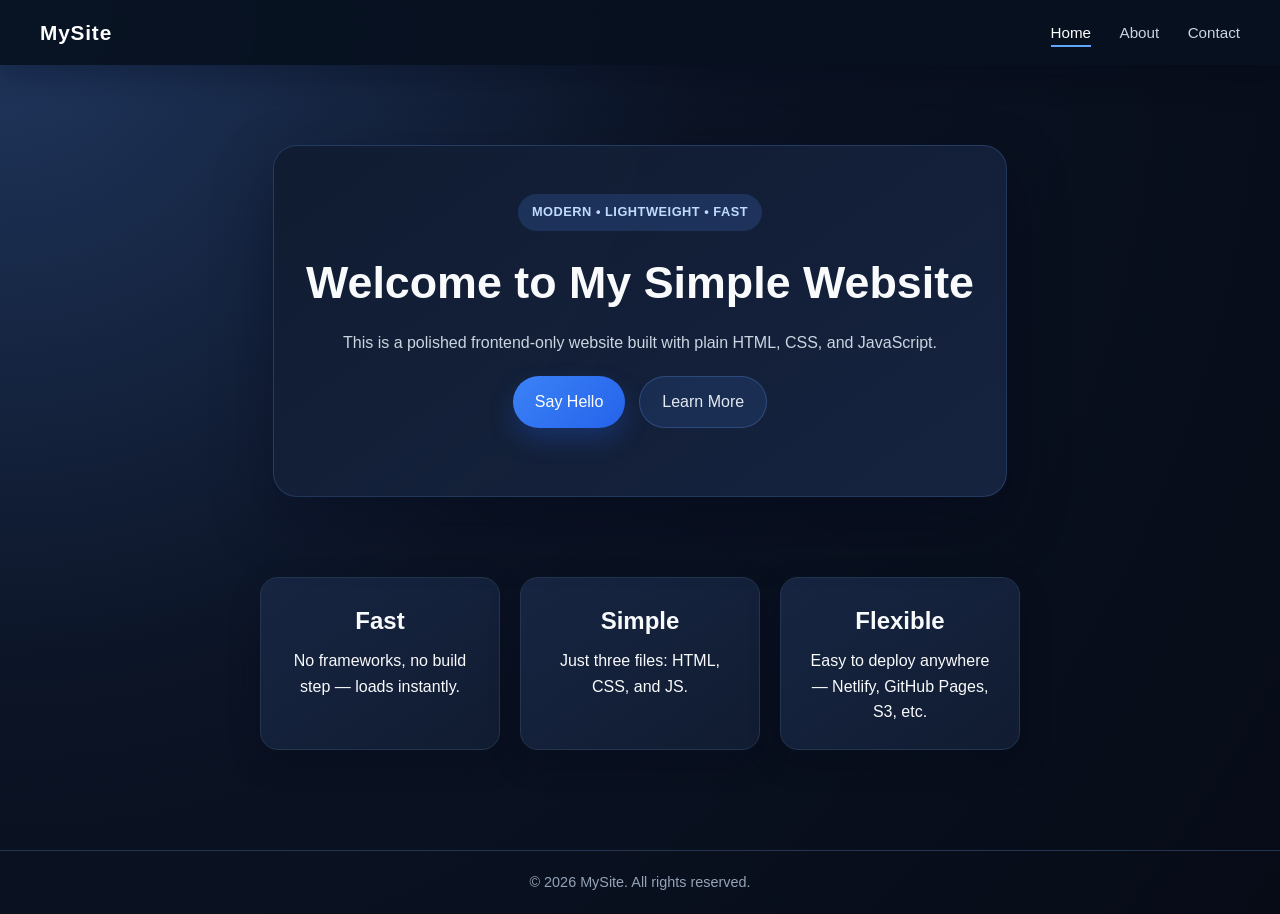
<file: index.html>
<!DOCTYPE html>
<html lang="en">
<head>
  <meta charset="UTF-8" />
  <meta name="viewport" content="width=device-width, initial-scale=1.0" />
  <title>Home | Simple Site</title>
  <link rel="stylesheet" href="style.css" />
</head>
<body>
  <header class="site-header">
    <div class="logo">MySite</div>
    <nav>
      <a href="index.html" class="active">Home</a>
      <a href="about.html">About</a>
      <a href="contact.html">Contact</a>
    </nav>
  </header>

  <main>
    <section class="hero">
      <div class="hero-content">
        <span class="hero-badge">Modern • Lightweight • Fast</span>
        <h1>Welcome to My Simple Website</h1>
        <p>This is a polished frontend-only website built with plain HTML, CSS, and JavaScript.</p>
        <div class="hero-actions">
          <button id="hello-btn">Say Hello</button>
          <a href="about.html" class="secondary-link">Learn More</a>
        </div>
        <p id="hello-msg"></p>
      </div>
    </section>

    <section class="cards">
      <div class="card">
        <h2>Fast</h2>
        <p>No frameworks, no build step — loads instantly.</p>
      </div>
      <div class="card">
        <h2>Simple</h2>
        <p>Just three files: HTML, CSS, and JS.</p>
      </div>
      <div class="card">
        <h2>Flexible</h2>
        <p>Easy to deploy anywhere — Netlify, GitHub Pages, S3, etc.</p>
      </div>
    </section>
  </main>

  <footer class="site-footer">
    <p>&copy; 2026 MySite. All rights reserved.</p>
  </footer>

  <script src="script.js"></script>
</body>
</html>
</file>
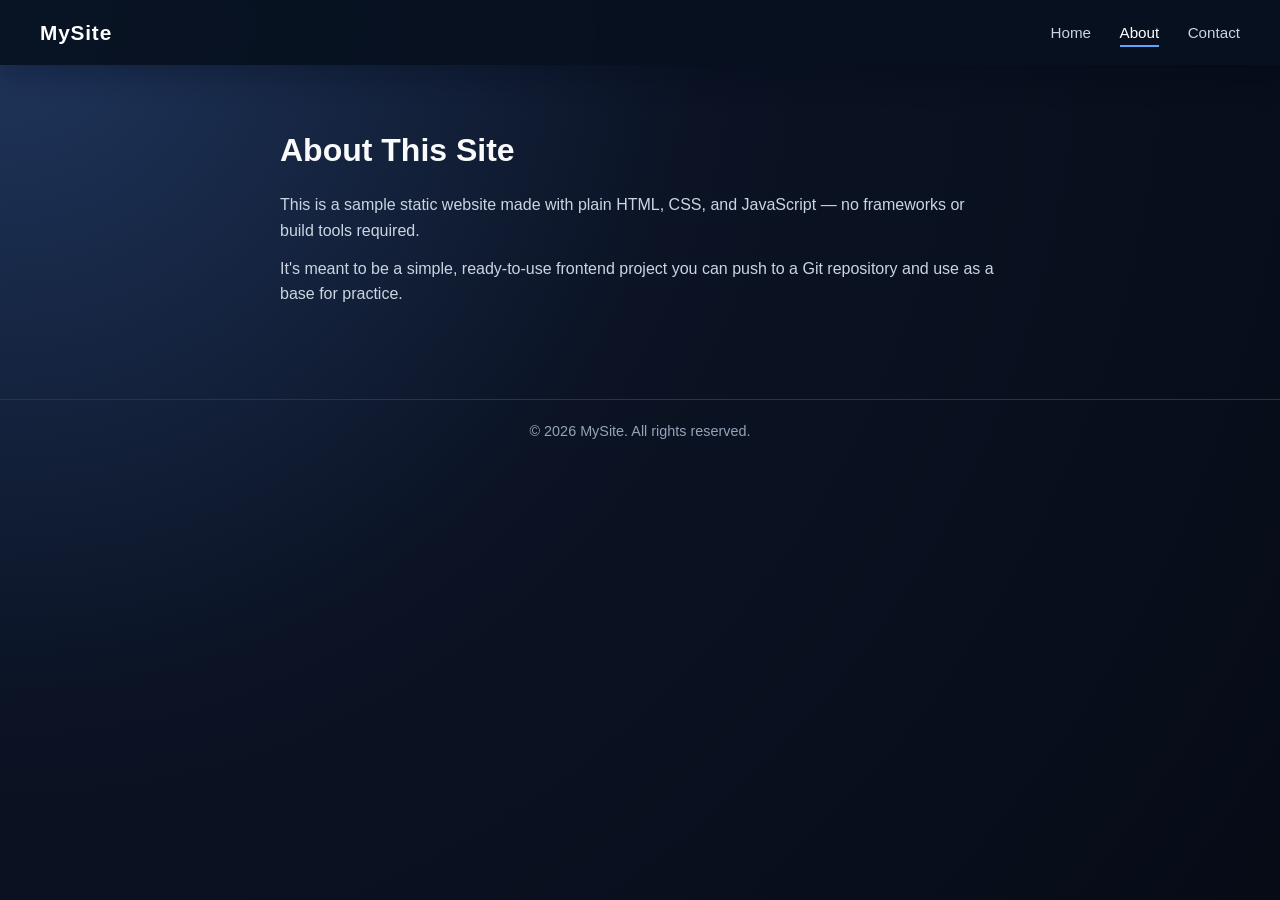
<file: about.html>
<!DOCTYPE html>
<html lang="en">
<head>
  <meta charset="UTF-8" />
  <meta name="viewport" content="width=device-width, initial-scale=1.0" />
  <title>About | Simple Site</title>
  <link rel="stylesheet" href="style.css" />
</head>
<body>
  <header class="site-header">
    <div class="logo">MySite</div>
    <nav>
      <a href="index.html">Home</a>
      <a href="about.html" class="active">About</a>
      <a href="contact.html">Contact</a>
    </nav>
  </header>

  <main>
    <section class="page-content">
      <h1>About This Site</h1>
      <p>
        This is a sample static website made with plain HTML, CSS, and
        JavaScript — no frameworks or build tools required.
      </p>
      <p>
        It's meant to be a simple, ready-to-use frontend project you can
        push to a Git repository and use as a base for practice.
      </p>
    </section>
  </main>

  <footer class="site-footer">
    <p>&copy; 2026 MySite. All rights reserved.</p>
  </footer>

  <script src="script.js"></script>
</body>
</html>
</file>
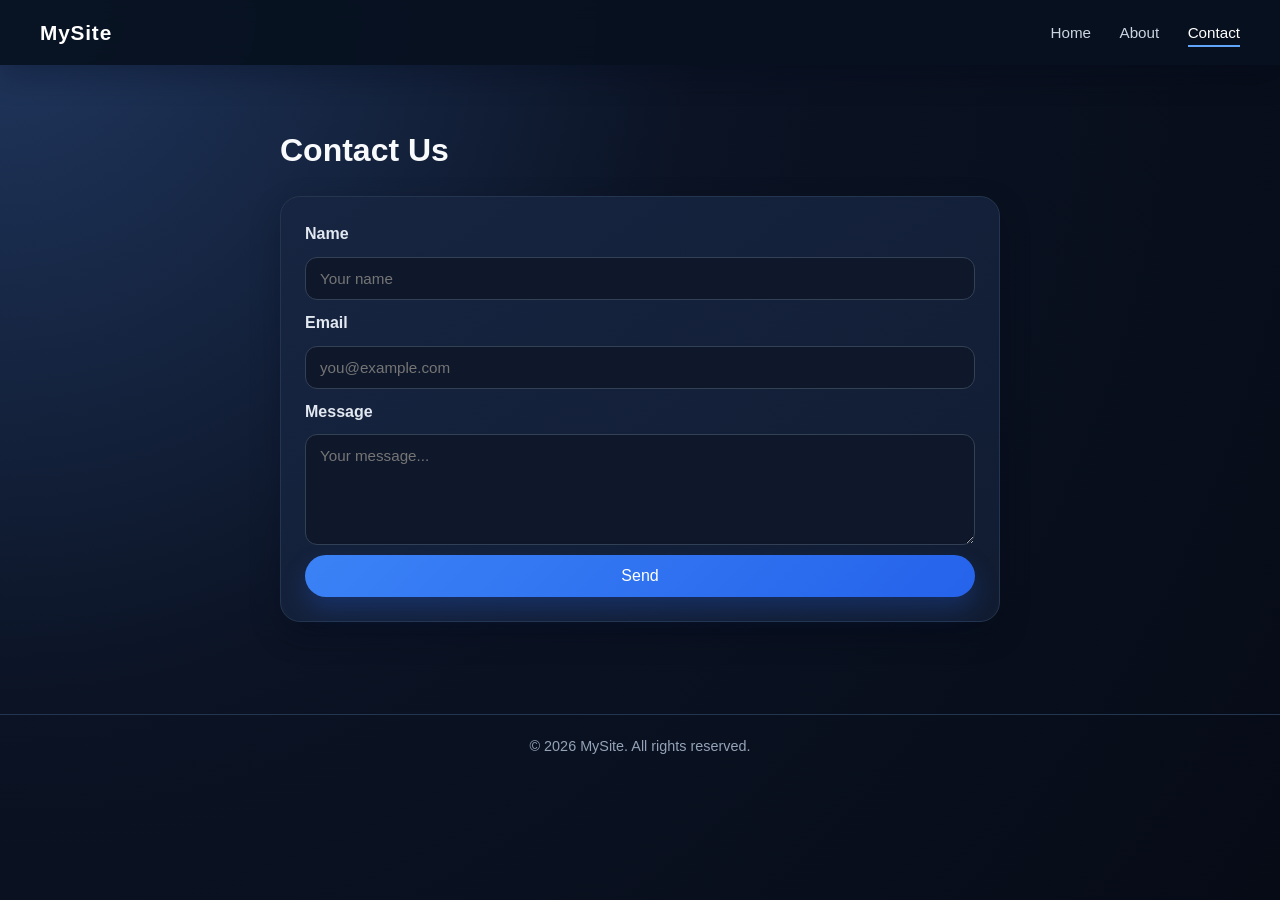
<file: contact.html>
<!DOCTYPE html>
<html lang="en">
<head>
  <meta charset="UTF-8" />
  <meta name="viewport" content="width=device-width, initial-scale=1.0" />
  <title>Contact | Simple Site</title>
  <link rel="stylesheet" href="style.css" />
</head>
<body>
  <header class="site-header">
    <div class="logo">MySite</div>
    <nav>
      <a href="index.html">Home</a>
      <a href="about.html">About</a>
      <a href="contact.html" class="active">Contact</a>
    </nav>
  </header>

  <main>
    <section class="page-content">
      <h1>Contact Us</h1>
      <form id="contact-form">
        <label for="name">Name</label>
        <input type="text" id="name" placeholder="Your name" required />

        <label for="email">Email</label>
        <input type="email" id="email" placeholder="you@example.com" required />

        <label for="message">Message</label>
        <textarea id="message" rows="5" placeholder="Your message..." required></textarea>

        <button type="submit">Send</button>
      </form>
      <p id="form-status"></p>
    </section>
  </main>

  <footer class="site-footer">
    <p>&copy; 2026 MySite. All rights reserved.</p>
  </footer>

  <script src="script.js"></script>
</body>
</html>
</file>
<file: style.css>
:root {
  --bg: #07111f;
  --surface: #111c31;
  --surface-2: #172542;
  --text: #f8fafc;
  --muted: #cbd5e1;
  --primary: #4f8cff;
  --primary-soft: #1e3a8a;
  --border: #24354f;
}

* {
  box-sizing: border-box;
  margin: 0;
  padding: 0;
}

body {
  font-family: "Segoe UI", Tahoma, Geneva, Verdana, sans-serif;
  background: radial-gradient(circle at top left, #20375f 0%, #0b1324 45%, #060b16 100%);
  color: var(--text);
  line-height: 1.6;
  min-height: 100vh;
}

a {
  color: inherit;
}

/* Header */
.site-header {
  position: sticky;
  top: 0;
  z-index: 1000;
  display: flex;
  justify-content: space-between;
  align-items: center;
  padding: 16px 40px;
  background: rgba(7, 17, 31, 0.92);
  color: #fff;
  backdrop-filter: blur(10px);
  box-shadow: 0 10px 30px rgba(2, 6, 23, 0.3);
}

.logo {
  font-size: 1.3rem;
  font-weight: 700;
  letter-spacing: 0.04em;
}

nav a {
  color: #cbd5e1;
  text-decoration: none;
  margin-left: 24px;
  font-size: 0.95rem;
  padding-bottom: 4px;
  transition: color 0.2s ease, border-color 0.2s ease;
}

nav a:hover,
nav a.active {
  color: #fff;
  border-bottom: 2px solid #60a5fa;
}

main {
  padding-bottom: 20px;
}

/* Hero */
.hero {
  display: flex;
  justify-content: center;
  padding: 80px 20px 60px;
}

.hero-content {
  max-width: 760px;
  text-align: center;
  background: linear-gradient(145deg, rgba(17, 28, 49, 0.96), rgba(23, 37, 66, 0.95));
  border: 1px solid rgba(96, 165, 250, 0.2);
  border-radius: 24px;
  padding: 48px 32px;
  box-shadow: 0 25px 60px rgba(2, 6, 23, 0.35);
  backdrop-filter: blur(8px);
}

.hero-badge {
  display: inline-block;
  padding: 8px 14px;
  border-radius: 999px;
  background: rgba(79, 140, 255, 0.18);
  color: #bfdbfe;
  font-size: 0.8rem;
  font-weight: 700;
  letter-spacing: 0.04em;
  text-transform: uppercase;
  margin-bottom: 16px;
}

.hero h1 {
  font-size: clamp(2rem, 4vw, 2.8rem);
  margin-bottom: 12px;
  color: #f8fafc;
}

.hero p {
  color: var(--muted);
  margin-bottom: 20px;
  font-size: 1rem;
}

.hero-actions {
  display: flex;
  justify-content: center;
  gap: 14px;
  flex-wrap: wrap;
  margin-top: 12px;
}

button,
.secondary-link {
  display: inline-flex;
  align-items: center;
  justify-content: center;
  border: none;
  padding: 12px 22px;
  border-radius: 999px;
  font-size: 1rem;
  cursor: pointer;
  text-decoration: none;
  transition: transform 0.2s ease, box-shadow 0.2s ease, background 0.2s ease;
}

button {
  background: linear-gradient(135deg, #3b82f6, #2563eb);
  color: #fff;
  box-shadow: 0 12px 25px rgba(37, 99, 235, 0.25);
}

button:hover {
  transform: translateY(-2px);
  box-shadow: 0 16px 30px rgba(37, 99, 235, 0.28);
}

.secondary-link {
  background: rgba(79, 140, 255, 0.12);
  color: #e2e8f0;
  border: 1px solid rgba(96, 165, 250, 0.25);
}

.secondary-link:hover {
  transform: translateY(-2px);
  background: rgba(79, 140, 255, 0.22);
}

#hello-msg {
  margin-top: 14px;
  font-weight: 600;
  color: #15803d;
}

/* Cards */
.cards {
  display: flex;
  gap: 20px;
  justify-content: center;
  flex-wrap: wrap;
  padding: 20px 40px 60px;
}

.card {
  background: linear-gradient(145deg, var(--surface-2), var(--surface));
  border: 1px solid var(--border);
  border-radius: 18px;
  padding: 24px;
  width: 240px;
  text-align: center;
  box-shadow: 0 12px 30px rgba(2, 6, 23, 0.25);
  transition: transform 0.2s ease, box-shadow 0.2s ease;
}

.card:hover {
  transform: translateY(-4px);
  box-shadow: 0 16px 36px rgba(15, 23, 42, 0.1);
}

.card h2 {
  margin-bottom: 8px;
  color: #f8fafc;
}

/* Generic page content */
.page-content {
  max-width: 760px;
  margin: 0 auto;
  padding: 60px 20px 40px;
}

.page-content h1 {
  margin-bottom: 16px;
  color: #f8fafc;
  font-size: 2rem;
}

.page-content p {
  margin-bottom: 12px;
  color: var(--muted);
}

/* Form */
form {
  display: flex;
  flex-direction: column;
  gap: 10px;
  margin-top: 20px;
  padding: 24px;
  background: linear-gradient(145deg, var(--surface-2), var(--surface));
  border: 1px solid var(--border);
  border-radius: 20px;
  box-shadow: 0 12px 30px rgba(2, 6, 23, 0.25);
}

label {
  font-weight: 600;
  color: #e2e8f0;
}

input,
textarea {
  padding: 12px 14px;
  border: 1px solid #334155;
  border-radius: 12px;
  font-family: inherit;
  font-size: 0.95rem;
  background: #0f172a;
  color: #f8fafc;
}

input:focus,
textarea:focus {
  outline: none;
  border-color: #60a5fa;
  box-shadow: 0 0 0 3px rgba(96, 165, 250, 0.16);
}

#form-status {
  margin-top: 12px;
  font-weight: 600;
  color: #15803d;
}

/* Footer */
.site-footer {
  text-align: center;
  padding: 20px;
  color: #94a3b8;
  font-size: 0.9rem;
  border-top: 1px solid var(--border);
  margin-top: 20px;
}

/* Responsive */
@media (max-width: 600px) {
  .site-header {
    flex-direction: column;
    gap: 10px;
    padding: 16px 20px;
  }

  nav a {
    margin: 0 10px;
  }

  .hero-content {
    padding: 32px 20px;
  }

  .cards {
    padding: 20px 20px 40px;
  }
}
</file>
